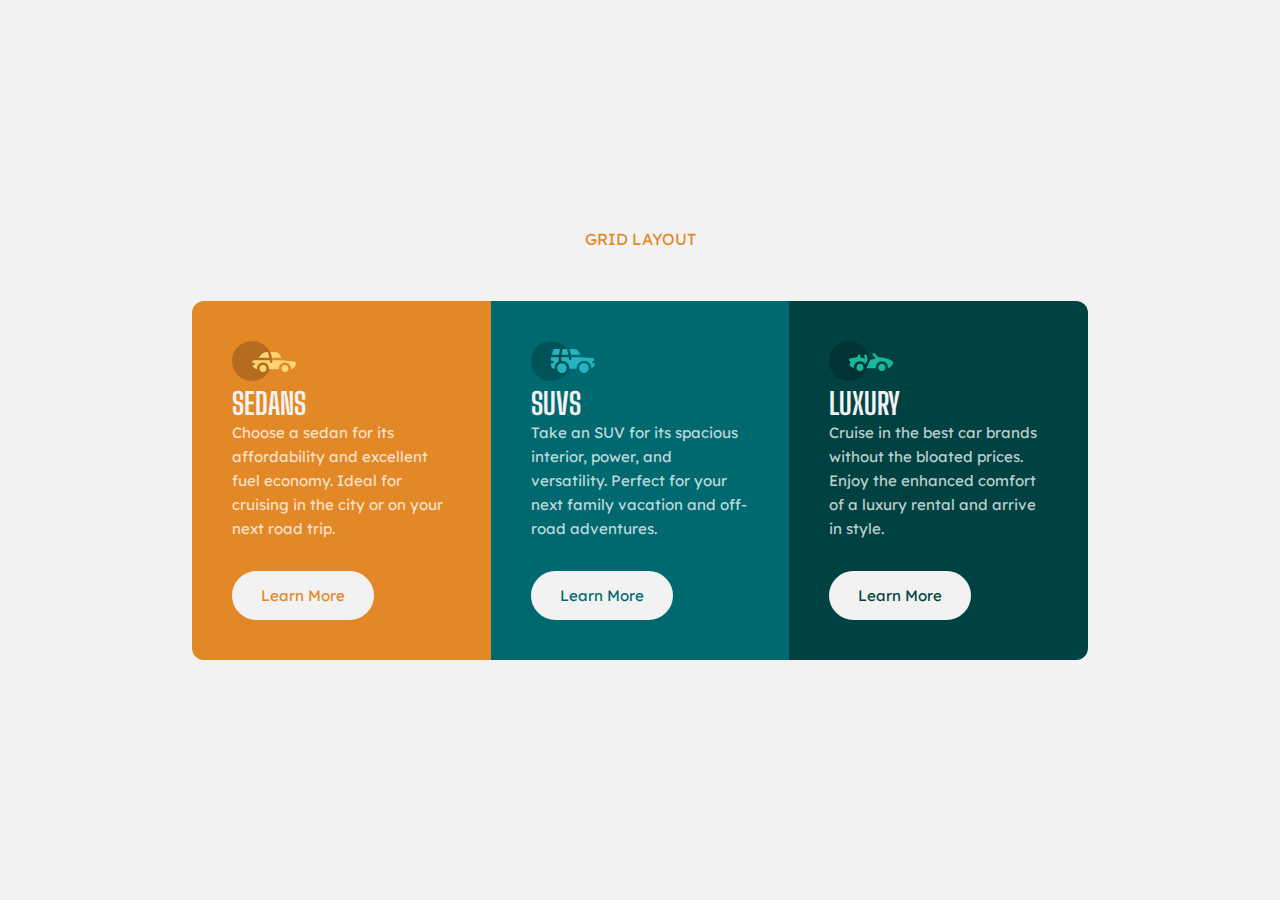
<file: index.html>
<!DOCTYPE html>
<html lang="en">
  <head>
    <meta charset="UTF-8" />
    <meta http-equiv="X-UA-Compatible" content="IE=edge" />
    <meta name="viewport" content="width=device-width, initial-scale=1.0" />
    <link rel="stylesheet" href="style.css" />
    <title>Column Preview Card</title>
  </head>
  <body>
    <div class="container">
      <nav class="navbar">
        <a href="./Grid Layout/grid.html">Grid Layout</a>
      </nav>
      <div class="wrapper">
        <div class="box box1">
          <img src="./images/icon-sedans.svg" alt="" />
          <h2>Sedans</h2>
          <p>
            Choose a sedan for its affordability and excellent fuel economy.
            Ideal for cruising in the city or on your next road trip.
          </p>

          <!-- <br />

          <p>Click on Learn More to go to Grid Task</p>
          -->

          <a href="#">Learn More</a>
        </div>
        <div class="box box2">
          <img src="./images/icon-suvs.svg" alt="" />
          <h2>SUVs</h2>
          <p>
            Take an SUV for its spacious interior, power, and versatility.
            Perfect for your next family vacation and off-road adventures.
          </p>

          <!-- <br />

          <p>Click on Learn More to go to Grid Task</p>
          -->
          <a href="#">Learn More</a>
        </div>
        <div class="box box3">
          <img src="./images/icon-luxury.svg" alt="" />
          <h2>Luxury</h2>
          <p>
            Cruise in the best car brands without the bloated prices. Enjoy the
            enhanced comfort of a luxury rental and arrive in style.
          </p>

          <!-- <br />

          <p>Click on Learn More to go to Grid Task</p>
          -->
          <a href="#">Learn More</a>
        </div>
      </div>
    </div>
  </body>
</html>
</file>
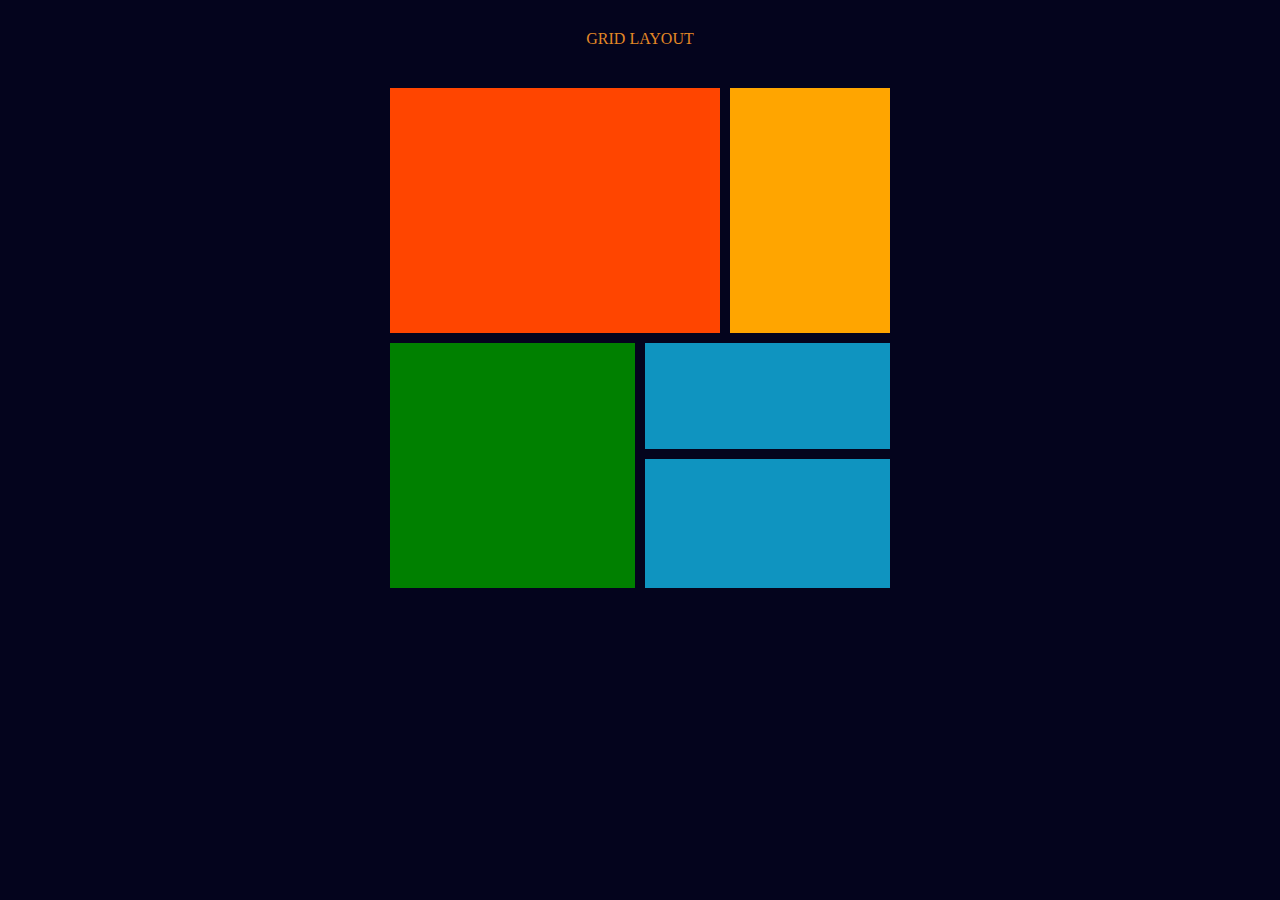
<file: Grid Layout/grid.html>
<!DOCTYPE html>
<html lang="en">
  <head>
    <meta charset="UTF-8" />
    <meta http-equiv="X-UA-Compatible" content="IE=edge" />
    <meta name="viewport" content="width=device-width, initial-scale=1.0" />
    <title>Grid Layout</title>
    <link rel="stylesheet" href="grid.css" />
  </head>
  <body>
    <nav class="navbar">
      <a href="../index.html">Grid Layout</a>
    </nav>
    <div class="wrapper">
      <div class="container">
        <div class="top">
          <div class="tp-left"></div>
          <div class="tp-right"></div>
        </div>
        <div class="bt-left"></div>
        <div class="bt-right">
          <div class="bt-right-tp"></div>
          <div class="bt-right-bt"></div>
        </div>
      </div>
    </div>
  </body>
</html>
</file>
<file: style.css>
@import url("https://fonts.googleapis.com/css2?family=Big+Shoulders+Display:wght@700&family=Lexend+Deca&display=swap");
* {
  box-sizing: border-box;
  margin: 0 auto;
  padding: 0;
}

body {
  background-color: hsl(0, 0%, 95%);
  min-height: 100vh;
  display: flex;
  align-items: center;
  font-size: 15px;
  font-family: "Lexend Deca", sans-serif;
  font-weight: 400;
}

.container {
  max-width: 960px;
}

.navbar {
  text-align: center;
  padding: 20px;
}

.navbar a {
  text-decoration: none;
  font-size: 16px;
  color: hsl(31, 77%, 52%);
  text-transform: uppercase;
}

.navbar a:hover {
  color: hsl(184, 100%, 22%);
}

.wrapper {
  display: grid;
  grid-template-columns: 1fr 1fr 1fr;
  border-radius: 12px;
  margin: 2rem;
  overflow: hidden;
}

.box1 {
  background: hsl(31, 77%, 52%);
}

.box2 {
  background: hsl(184, 100%, 22%);
}

.box3 {
  background: hsl(179, 100%, 13%);
}

.box {
  padding: 40px;
}

.box h2 {
  font-family: "Big Shoulders Display", cursive;
  text-transform: uppercase;
  color: hsl(0, 0%, 95%);
  font-size: 30px;
}

.box p {
  color: hsla(0, 0%, 100%, 0.75);
  line-height: 1.6;
}

.box a {
  text-decoration: none;
  background-color: hsl(0, 0%, 95%);
  padding: 13px 27px;
  border-radius: 26px;
  margin-top: 30px;
  display: inline-block;
  border: 2px solid hsl(0, 0%, 95%);
  transition: all 0.4s ease-in-out;
}

.box1 a {
  color: hsl(31, 77%, 52%);
}

.box2 a {
  color: hsl(184, 100%, 22%);
}

.box3 a {
  color: hsl(179, 100%, 13%);
}

.box a:hover {
  color: hsl(0, 0%, 95%);
  background: transparent;
}

@media only screen and (max-width: 768px) {
  .wrapper {
    grid-template-columns: 1fr;
  }
}

@media only screen and (max-width: 425px) {
  .wrapper {
    margin: 2rem 0.5rem;
  }
}
</file>
<file: Grid Layout/grid.css>
html,
body {
  height: 100%;
  width: 100%;
  margin: 0;
  padding: 0;
}

body {
  background-color: rgb(4, 4, 29);
}

.container {
  display: grid;
  grid-template-columns: 1fr 1fr;
  grid-template-rows: 1fr 1fr;
  gap: 10px 10px;
  grid-auto-flow: row;
  grid-template-areas:
    "top top"
    "bt-left bt-right";
  width: 500px;
  height: 500px;
}

.wrapper {
  display: flex;
  justify-content: center;
  align-items: center;
}

.navbar {
  text-align: center;
  padding: 30px 0 40px 0px;
}

.navbar a {
  text-decoration: none;
  font-size: 16px;
  color: hsl(31, 77%, 52%);
  text-transform: uppercase;
}

.navbar a:hover {
  color: hsl(184, 100%, 22%);
}

.bt-right {
  display: grid;
  grid-template-columns: 1fr;
  grid-template-rows: 0.9fr 1.1fr;
  gap: 10px 0px;
  grid-auto-flow: row;
  grid-template-areas:
    "bt-right-tp"
    "bt-right-bt";
  grid-area: bt-right;
}

.bt-right-tp {
  background: rgb(15, 148, 192);
  grid-area: bt-right-tp;
}

.bt-right-bt {
  background: rgb(15, 148, 192);
  grid-area: bt-right-bt;
}

.bt-left {
  background: green;
  grid-area: bt-left;
}

.top {
  display: grid;
  grid-template-columns: 1fr 1fr 1fr;
  grid-template-rows: 1fr;
  gap: 0px 10px;
  grid-auto-flow: row;
  grid-template-areas: "tp-left tp-left tp-right";
  grid-area: top;
}

.tp-left {
  background: orangered;
  grid-area: tp-left;
}

.tp-right {
  background: orange;
  grid-area: tp-right;
}
</file>
